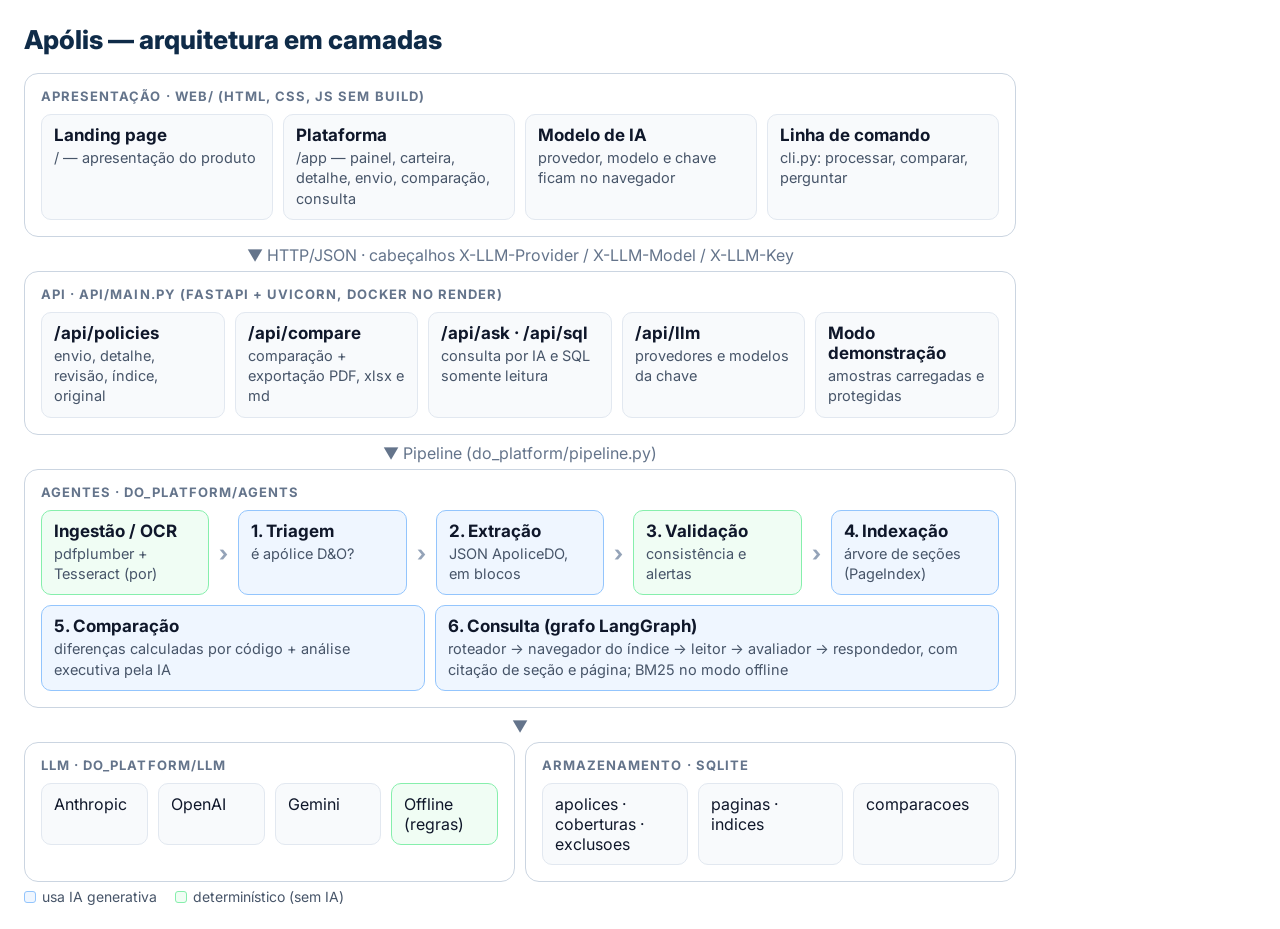
<file: Projeto_Final/docs/relatorio/diagramas/arquitetura.html>
<!DOCTYPE html>
<html lang="pt-BR"><head><meta charset="UTF-8"><title>Arquitetura</title>
<link href="https://fonts.googleapis.com/css2?family=Inter:wght@400;600;700;800&display=swap" rel="stylesheet">
<style>
  * { box-sizing: border-box; margin: 0; }
  body { font-family: Inter, 'Segoe UI', sans-serif; background: #fff; color: #0f172a; padding: 24px 24px; width: 1040px; }
  h1 { font-size: 26px; font-weight: 800; margin-bottom: 18px; color: #0f2b48; }
  .layer { border: 1.5px solid #cbd5e1; border-radius: 14px; padding: 14px 16px 16px; margin-bottom: 14px; position: relative; }
  .layer > .tag { font-size: 13px; font-weight: 700; letter-spacing: .08em; text-transform: uppercase; color: #64748b; margin-bottom: 10px; }
  .row { display: flex; gap: 10px; align-items: stretch; }
  .box { flex: 1; border-radius: 10px; padding: 10px 12px; background: #f8fafc; border: 1px solid #e2e8f0; font-size: 16px; }
  .box b { display: block; font-size: 17px; margin-bottom: 3px; }
  .box span { color: #475569; font-size: 14.5px; line-height: 1.4; display: block; }
  .ai { background: #eff6ff; border-color: #93c5fd; }
  .det { background: #f0fdf4; border-color: #86efac; }
  .arrow { display: flex; align-items: center; color: #94a3b8; font-size: 22px; font-weight: 700; }
  .down { text-align: center; color: #64748b; font-size: 16px; margin: -6px 0 6px; }
  .legend { display: flex; gap: 18px; font-size: 14px; color: #475569; margin-top: 6px; }
  .legend i { display: inline-block; width: 12px; height: 12px; border-radius: 3px; margin-right: 6px; vertical-align: -1px; }
</style></head>
<body>
  <h1>Apólis — arquitetura em camadas</h1>

  <div class="layer">
    <div class="tag">Apresentação · web/ (HTML, CSS, JS sem build)</div>
    <div class="row">
      <div class="box"><b>Landing page</b><span>/ — apresentação do produto</span></div>
      <div class="box"><b>Plataforma</b><span>/app — painel, carteira, detalhe, envio, comparação, consulta</span></div>
      <div class="box"><b>Modelo de IA</b><span>provedor, modelo e chave ficam no navegador</span></div>
      <div class="box"><b>Linha de comando</b><span>cli.py: processar, comparar, perguntar</span></div>
    </div>
  </div>
  <div class="down">▼ HTTP/JSON · cabeçalhos X-LLM-Provider / X-LLM-Model / X-LLM-Key</div>

  <div class="layer">
    <div class="tag">API · api/main.py (FastAPI + Uvicorn, Docker no Render)</div>
    <div class="row">
      <div class="box"><b>/api/policies</b><span>envio, detalhe, revisão, índice, original</span></div>
      <div class="box"><b>/api/compare</b><span>comparação + exportação PDF, xlsx e md</span></div>
      <div class="box"><b>/api/ask · /api/sql</b><span>consulta por IA e SQL somente leitura</span></div>
      <div class="box"><b>/api/llm</b><span>provedores e modelos da chave</span></div>
      <div class="box"><b>Modo demonstração</b><span>amostras carregadas e protegidas</span></div>
    </div>
  </div>
  <div class="down">▼ Pipeline (do_platform/pipeline.py)</div>

  <div class="layer">
    <div class="tag">Agentes · do_platform/agents</div>
    <div class="row">
      <div class="box det"><b>Ingestão / OCR</b><span>pdfplumber + Tesseract (por)</span></div>
      <div class="arrow">›</div>
      <div class="box ai"><b>1. Triagem</b><span>é apólice D&amp;O?</span></div>
      <div class="arrow">›</div>
      <div class="box ai"><b>2. Extração</b><span>JSON ApoliceDO, em blocos</span></div>
      <div class="arrow">›</div>
      <div class="box det"><b>3. Validação</b><span>consistência e alertas</span></div>
      <div class="arrow">›</div>
      <div class="box ai"><b>4. Indexação</b><span>árvore de seções (PageIndex)</span></div>
    </div>
    <div class="row" style="margin-top:10px">
      <div class="box ai" style="flex:1.2"><b>5. Comparação</b><span>diferenças calculadas por código + análise executiva pela IA</span></div>
      <div class="box ai" style="flex:1.8"><b>6. Consulta (grafo LangGraph)</b><span>roteador → navegador do índice → leitor → avaliador → respondedor, com citação de seção e página; BM25 no modo offline</span></div>
    </div>
  </div>
  <div class="down">▼</div>

  <div class="row">
    <div class="layer" style="flex:1;margin:0">
      <div class="tag">LLM · do_platform/llm</div>
      <div class="row"><div class="box">Anthropic</div><div class="box">OpenAI</div><div class="box">Gemini</div><div class="box det">Offline (regras)</div></div>
    </div>
    <div class="layer" style="flex:1;margin:0">
      <div class="tag">Armazenamento · SQLite</div>
      <div class="row"><div class="box">apolices · coberturas · exclusoes</div><div class="box">paginas · indices</div><div class="box">comparacoes</div></div>
    </div>
  </div>
  <div class="legend"><span><i style="background:#eff6ff;border:1px solid #93c5fd"></i>usa IA generativa</span><span><i style="background:#f0fdf4;border:1px solid #86efac"></i>determinístico (sem IA)</span></div>
</body></html>
</file>
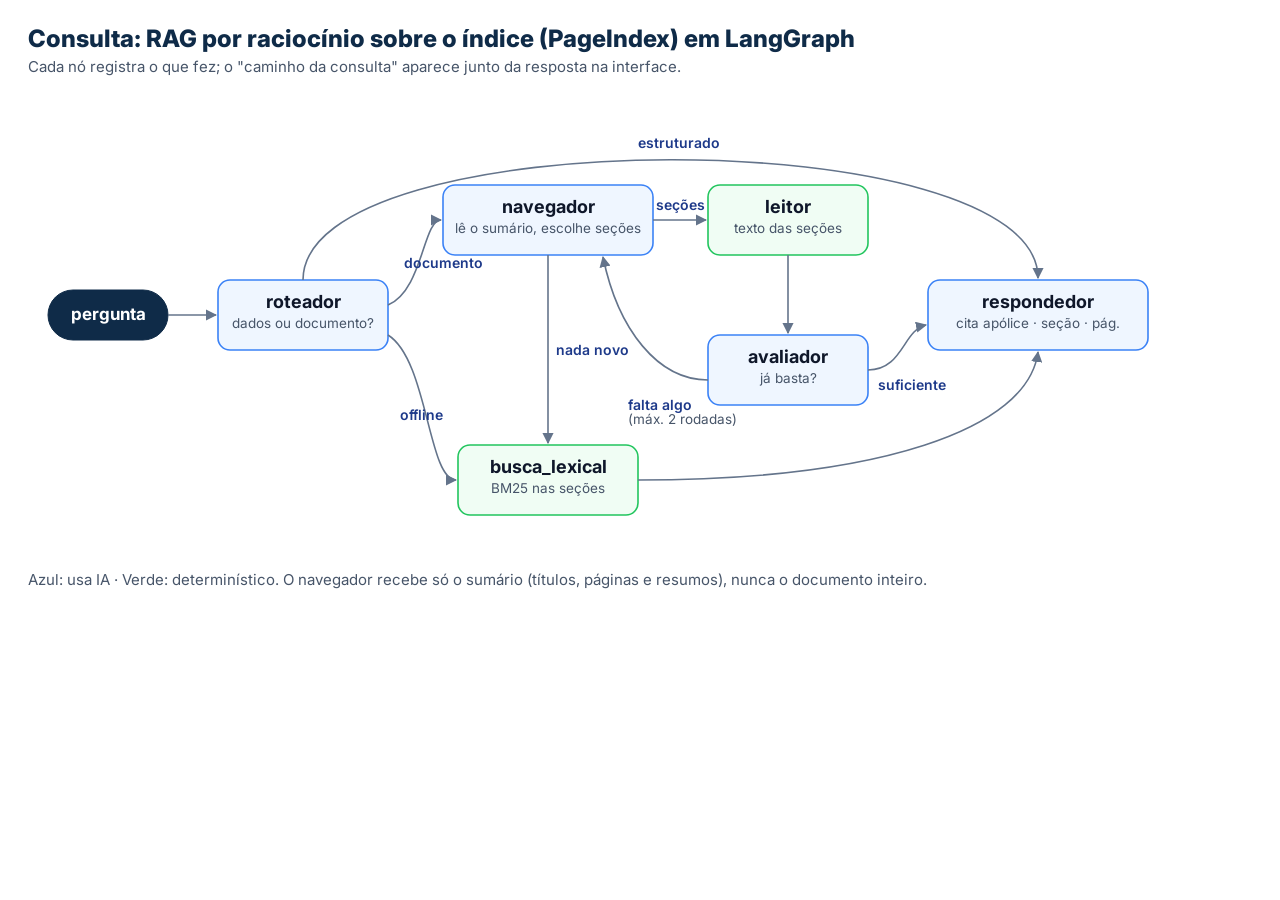
<file: Projeto_Final/docs/relatorio/diagramas/grafo_consulta.html>
<!DOCTYPE html>
<html lang="pt-BR"><head><meta charset="UTF-8"><title>Grafo da consulta</title>
<link href="https://fonts.googleapis.com/css2?family=Inter:wght@400;600;700;800&display=swap" rel="stylesheet">
<style>
  * { box-sizing: border-box; margin: 0; }
  body { font-family: Inter, 'Segoe UI', sans-serif; background: #fff; color: #0f172a; padding: 24px 28px; width: 1200px; }
  h1 { font-size: 24px; font-weight: 800; color: #0f2b48; margin-bottom: 4px; }
  p.sub { color: #475569; font-size: 15px; margin-bottom: 14px; }
  svg text { font-family: Inter, 'Segoe UI', sans-serif; }
</style></head>
<body>
  <h1>Consulta: RAG por raciocínio sobre o índice (PageIndex) em LangGraph</h1>
  <p class="sub">Cada nó registra o que fez; o "caminho da consulta" aparece junto da resposta na interface.</p>
  <svg width="1144" height="470" viewBox="0 0 1144 470" xmlns="http://www.w3.org/2000/svg">
    <defs>
      <marker id="a" viewBox="0 0 10 10" refX="9" refY="5" markerWidth="7" markerHeight="7" orient="auto-start-reverse"><path d="M0,0 L10,5 L0,10 z" fill="#64748b"/></marker>
      <style>
        .n rect { fill: #eff6ff; stroke: #3b82f6; stroke-width: 1.6; }
        .d rect { fill: #f0fdf4; stroke: #22c55e; stroke-width: 1.6; }
        .t rect { fill: #0f2b48; stroke: #0f2b48; }
        .n text.h, .d text.h { font-size: 18px; font-weight: 700; fill: #0f172a; }
        .t text.h { font-size: 17px; font-weight: 700; fill: #fff; }
        text.s { font-size: 13.5px; fill: #475569; }
        line, path.e { stroke: #64748b; stroke-width: 1.6; fill: none; }
        text.l { font-size: 14px; fill: #1e3a8a; font-weight: 600; }
      </style>
    </defs>

    <!-- nós -->
    <g class="t"><rect x="20" y="200" width="120" height="50" rx="25"/><text class="h" x="80" y="230" text-anchor="middle">pergunta</text></g>
    <g class="n"><rect x="190" y="190" width="170" height="70" rx="12"/><text class="h" x="275" y="218" text-anchor="middle">roteador</text><text class="s" x="275" y="238" text-anchor="middle">dados ou documento?</text></g>
    <g class="n"><rect x="415" y="95" width="210" height="70" rx="12"/><text class="h" x="520" y="123" text-anchor="middle">navegador</text><text class="s" x="520" y="143" text-anchor="middle">lê o sumário, escolhe seções</text></g>
    <g class="d"><rect x="680" y="95" width="160" height="70" rx="12"/><text class="h" x="760" y="123" text-anchor="middle">leitor</text><text class="s" x="760" y="143" text-anchor="middle">texto das seções</text></g>
    <g class="n"><rect x="680" y="245" width="160" height="70" rx="12"/><text class="h" x="760" y="273" text-anchor="middle">avaliador</text><text class="s" x="760" y="293" text-anchor="middle">já basta?</text></g>
    <g class="d"><rect x="430" y="355" width="180" height="70" rx="12"/><text class="h" x="520" y="383" text-anchor="middle">busca_lexical</text><text class="s" x="520" y="403" text-anchor="middle">BM25 nas seções</text></g>
    <g class="n"><rect x="900" y="190" width="220" height="70" rx="12"/><text class="h" x="1010" y="218" text-anchor="middle">respondedor</text><text class="s" x="1010" y="238" text-anchor="middle">cita apólice · seção · pág.</text></g>

    <!-- arestas -->
    <line x1="140" y1="225" x2="188" y2="225" marker-end="url(#a)"/>
    <path class="e" d="M360 215 C 395 200, 395 130, 413 130" marker-end="url(#a)"/><text class="l" x="376" y="178">documento</text>
    <path class="e" d="M360 245 C 400 270, 400 390, 428 390" marker-end="url(#a)"/><text class="l" x="372" y="330">offline</text>
    <path class="e" d="M275 190 C 275 30, 1010 30, 1010 188" marker-end="url(#a)"/><text class="l" x="610" y="58">estruturado</text>
    <line x1="625" y1="130" x2="678" y2="130" marker-end="url(#a)"/><text class="l" x="628" y="120">seções</text>
    <path class="e" d="M520 165 L 520 353" marker-end="url(#a)"/><text class="l" x="528" y="265">nada novo</text>
    <line x1="760" y1="165" x2="760" y2="243" marker-end="url(#a)"/>
    <path class="e" d="M680 290 C 630 290, 590 240, 575 167" marker-end="url(#a)"/><text class="l" x="600" y="320">falta algo</text><text class="s" x="600" y="334">(máx. 2 rodadas)</text>
    <path class="e" d="M840 280 C 875 280, 875 240, 898 235" marker-end="url(#a)"/><text class="l" x="850" y="300">suficiente</text>
    <path class="e" d="M610 390 C 850 390, 1000 340, 1010 262" marker-end="url(#a)"/>
  </svg>
  <p class="sub" style="margin-top:6px">Azul: usa IA · Verde: determinístico. O navegador recebe só o sumário (títulos, páginas e resumos), nunca o documento inteiro.</p>
</body></html>
</file>
